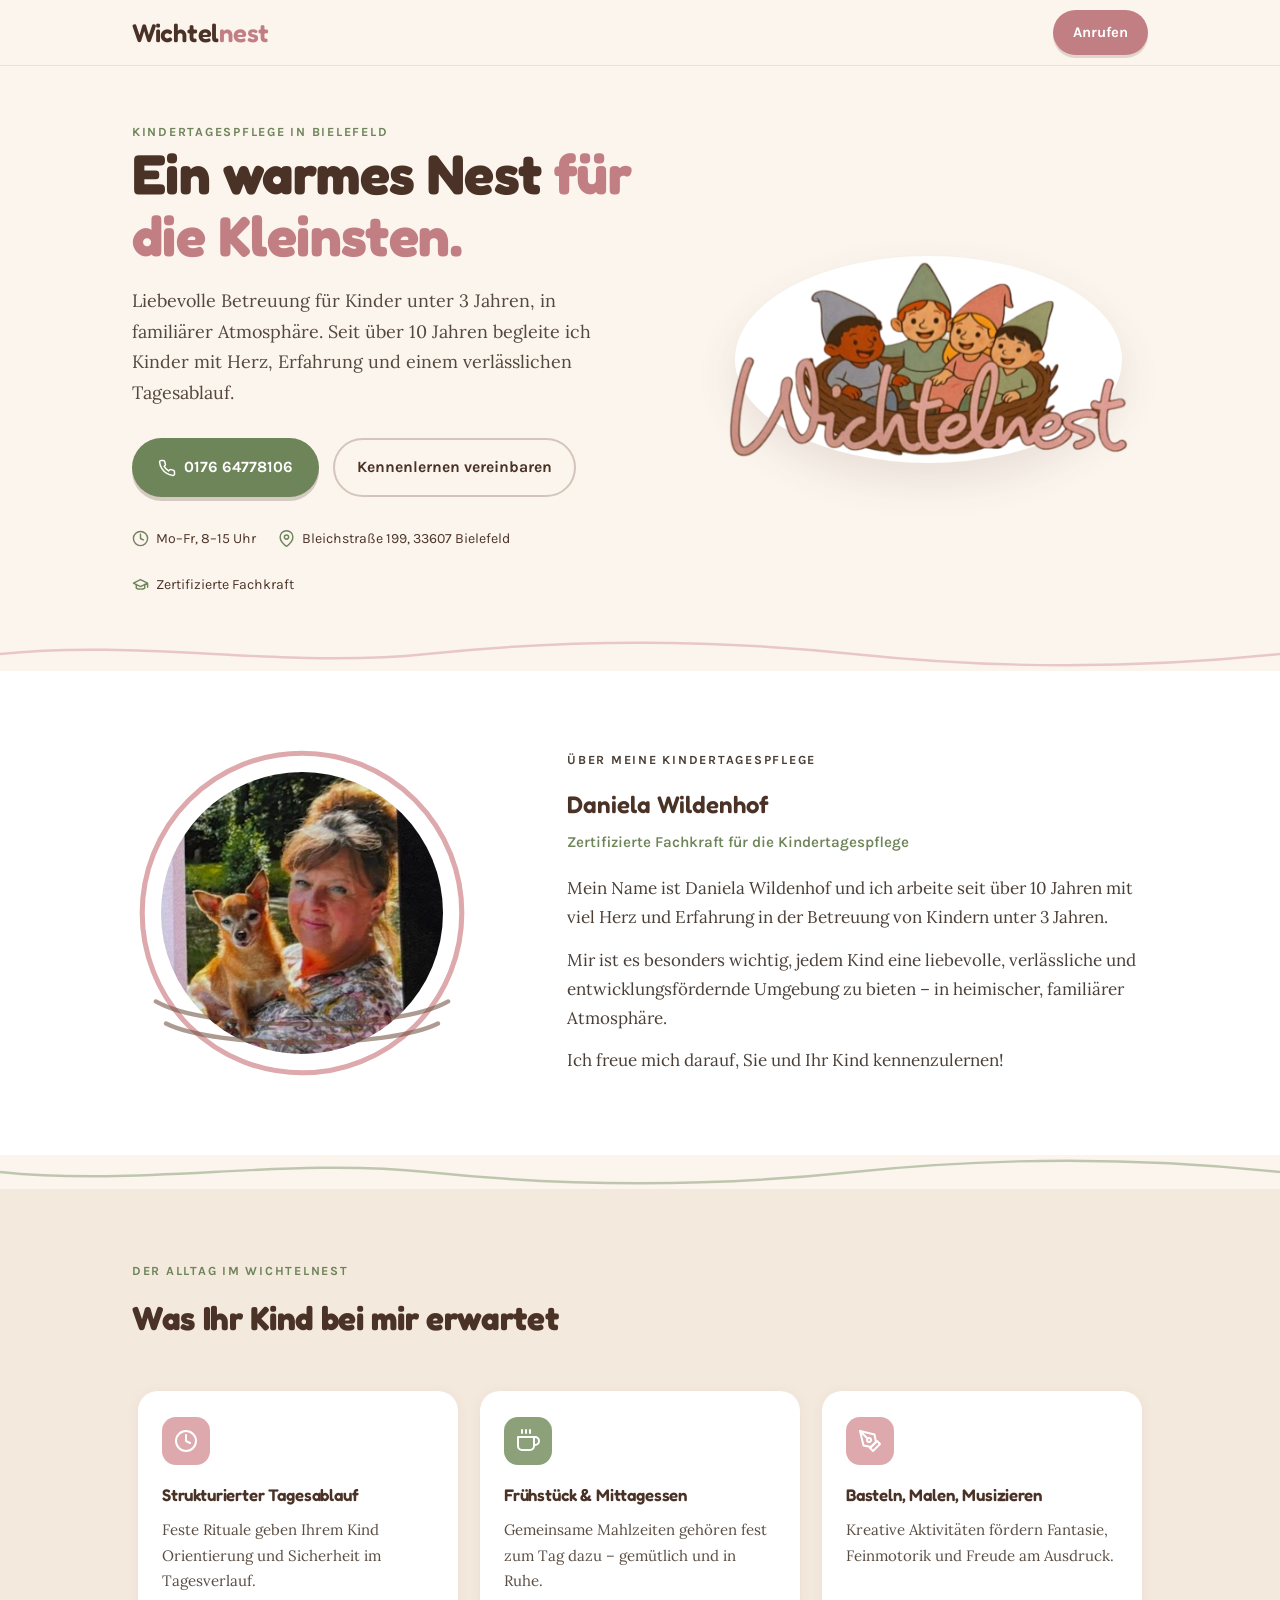
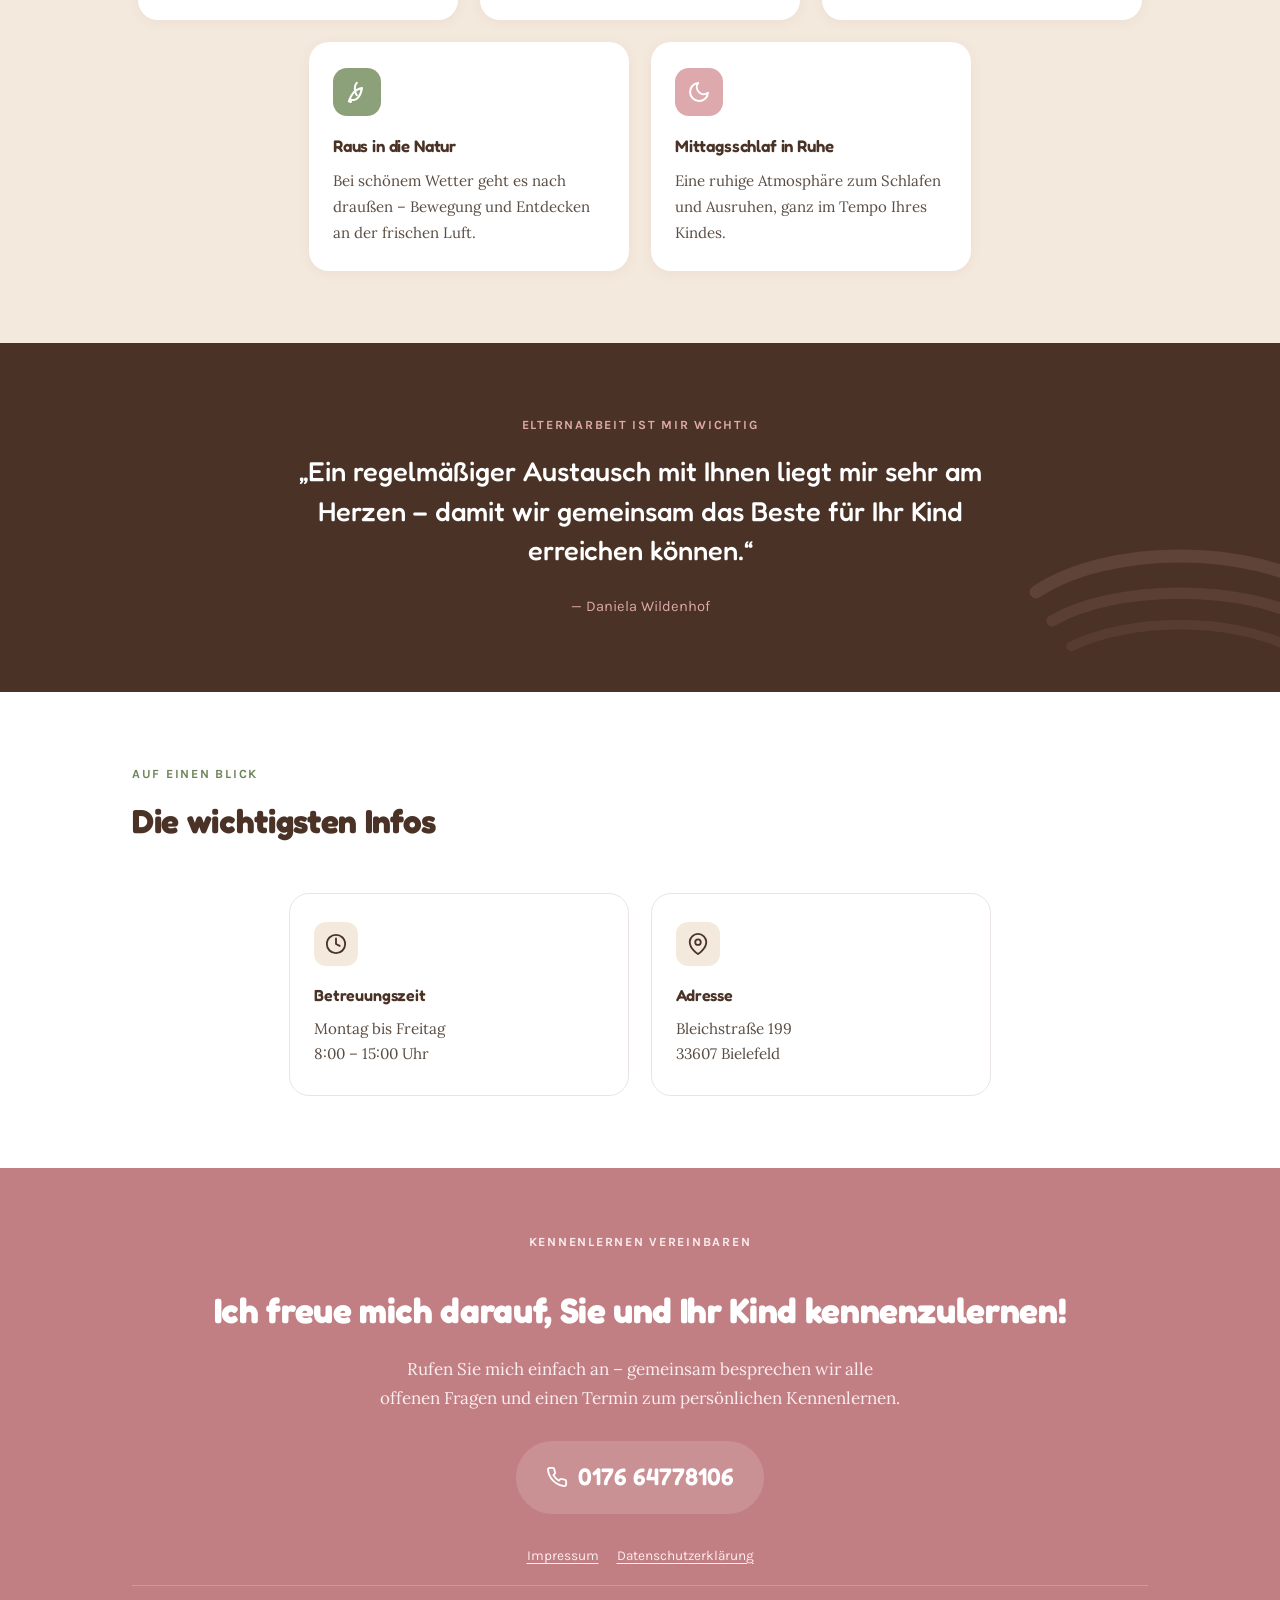
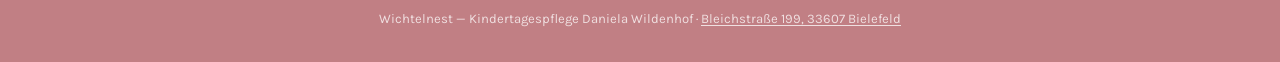
<file: index.html>
<!DOCTYPE html>
<html lang="de">
<head>
<meta charset="UTF-8">
<meta name="viewport" content="width=device-width, initial-scale=1.0">
<title>Wichtelnest — Kindertagespflege Daniela Wildenhof</title>
<meta name="description" content="Liebevolle Kindertagespflege in Bielefeld für Kinder unter 3 Jahren. Zertifizierte Fachkraft Daniela Wildenhof, Bleichstraße 199, 33607 Bielefeld.">
<link rel="stylesheet" href="style.css">
<link rel="icon" href="assets/favicon.ico" sizes="any">
</head>
<body>

<header>
  <div class="nav-inner">
    <a class="brand" href="#top">
      <span class="brand-mark">Wichtel<span class="brand-mark-accent">nest</span></span>
    </a>
    <a class="nav-cta" href="tel:+4917664778106">Anrufen</a>
  </div>
</header>

<main id="top">

  <!-- HERO -->
  <section class="hero">
    <div class="wrap hero-inner">
      <div>
        <p class="eyebrow">Kindertagespflege in Bielefeld</p>
        <h1>Ein warmes Nest <span class="accent">für die Kleinsten.</span></h1>
        <p class="lede">Liebevolle Betreuung für Kinder unter 3&nbsp;Jahren, in familiärer Atmosphäre. Seit über 10 Jahren begleite ich Kinder mit Herz, Erfahrung und einem verlässlichen Tagesablauf.</p>
        <div class="hero-ctas">
          <a class="btn-primary" href="tel:+4917664778106">
            <svg width="18" height="18" viewBox="0 0 24 24" fill="none" stroke="currentColor" stroke-width="2" stroke-linecap="round" stroke-linejoin="round"><path d="M22 16.92v3a2 2 0 0 1-2.18 2 19.79 19.79 0 0 1-8.63-3.07 19.5 19.5 0 0 1-6-6 19.79 19.79 0 0 1-3.07-8.67A2 2 0 0 1 4.11 2h3a2 2 0 0 1 2 1.72c.127.96.361 1.903.7 2.81a2 2 0 0 1-.45 2.11L8.09 9.91a16 16 0 0 0 6 6l1.27-1.27a2 2 0 0 1 2.11-.45c.907.339 1.85.573 2.81.7A2 2 0 0 1 22 16.92z"/></svg>
            0176 64778106
          </a>
          <a class="btn-secondary" href="#kontakt">Kennenlernen vereinbaren</a>
        </div>
        <div class="hero-facts">
          <span>
            <svg viewBox="0 0 24 24" fill="none" stroke="currentColor" stroke-width="2" stroke-linecap="round" stroke-linejoin="round"><circle cx="12" cy="12" r="10"/><polyline points="12 6 12 12 16 14"/></svg>
            Mo–Fr, 8–15 Uhr
          </span>
          <span>
            <svg viewBox="0 0 24 24" fill="none" stroke="currentColor" stroke-width="2" stroke-linecap="round" stroke-linejoin="round"><path d="M21 10c0 7-9 13-9 13s-9-6-9-13a9 9 0 0 1 18 0z"/><circle cx="12" cy="10" r="3"/></svg>
            Bleichstraße 199, 33607 Bielefeld
          </span>
          <span>
            <svg viewBox="0 0 24 24" fill="none" stroke="currentColor" stroke-width="2" stroke-linecap="round" stroke-linejoin="round"><path d="M22 10v6M2 10l10-5 10 5-10 5z"/><path d="M6 12v5c3 2 9 2 12 0v-5"/></svg>
            Zertifizierte Fachkraft
          </span>
        </div>
      </div>

      <div class="hero-logo-wrap">
        <div class="hero-logo-bg" aria-hidden="true"></div>
        <img src="assets/logo.png" alt="Wichtelnest Logo: vier Kinder mit Wichtelmützen in einem Nest">
      </div>
    </div>
  </section>

  <div class="twig-divider" aria-hidden="true">
    <svg viewBox="0 0 1080 34" preserveAspectRatio="none"><path d="M0 17 C120 2 240 32 360 17 S600 2 720 17 S960 32 1080 17" stroke="var(--rose)" stroke-width="2.4" fill="none" opacity="0.6"/></svg>
  </div>

  <!-- ABOUT -->
  <section class="about" id="ueber-mich">
    <div class="wrap about-inner">
      <div class="nest-frame">
        <div class="nest-frame-pad"></div>
        <div class="photo-clip">
          <img src="assets/daniela.jpg" alt="Daniela Wildenhof, Kindertagespflegeperson">
        </div>
        <svg class="ring" viewBox="0 0 200 200">
          <circle cx="100" cy="100" r="94" fill="none" stroke="var(--rose)" stroke-width="3"/>
          <g stroke="var(--brown)" stroke-width="2.5" fill="none" stroke-linecap="round" opacity="0.55">
            <path d="M20 165 C50 180 150 180 180 165"/>
            <path d="M14 152 C45 170 155 170 186 152"/>
          </g>
        </svg>
      </div>

      <div class="about-text">
        <p class="eyebrow">Über meine Kindertagespflege</p>
        <p class="name">Daniela Wildenhof</p>
        <p class="role">Zertifizierte Fachkraft für die Kindertagespflege</p>
        <p>Mein Name ist Daniela Wildenhof und ich arbeite seit über 10&nbsp;Jahren mit viel Herz und Erfahrung in der Betreuung von Kindern unter 3&nbsp;Jahren.</p>
        <p>Mir ist es besonders wichtig, jedem Kind eine liebevolle, verlässliche und entwicklungsfördernde Umgebung zu bieten – in heimischer, familiärer Atmosphäre.</p>
        <p>Ich freue mich darauf, Sie und Ihr Kind kennenzulernen!</p>
      </div>
    </div>
  </section>

  <div class="twig-divider" aria-hidden="true">
    <svg viewBox="0 0 1080 34" preserveAspectRatio="none"><path d="M0 17 C120 32 240 2 360 17 S600 32 720 17 S960 2 1080 17" stroke="var(--sage)" stroke-width="2.4" fill="none" opacity="0.55"/></svg>
  </div>

  <!-- DAY / WHAT TO EXPECT -->
  <section class="day" id="tagesablauf">
    <div class="wrap">
      <div class="section-head">
        <p class="eyebrow">Der Alltag im Wichtelnest</p>
        <h2>Was Ihr Kind bei mir erwartet</h2>
      </div>
      <div class="day-grid">

        <div class="day-card">
          <div class="icon-wrap">
            <svg viewBox="0 0 24 24" fill="none" stroke="#fff" stroke-width="2" stroke-linecap="round" stroke-linejoin="round"><circle cx="12" cy="12" r="10"/><polyline points="12 6 12 12 16 14"/></svg>
          </div>
          <h3>Strukturierter Tagesablauf</h3>
          <p>Feste Rituale geben Ihrem Kind Orientierung und Sicherheit im Tagesverlauf.</p>
        </div>

        <div class="day-card">
          <div class="icon-wrap">
            <svg viewBox="0 0 24 24" fill="none" stroke="#fff" stroke-width="2" stroke-linecap="round" stroke-linejoin="round"><path d="M18 8h1a4 4 0 0 1 0 8h-1"/><path d="M2 8h16v9a4 4 0 0 1-4 4H6a4 4 0 0 1-4-4V8z"/><line x1="6" y1="1" x2="6" y2="4"/><line x1="10" y1="1" x2="10" y2="4"/><line x1="14" y1="1" x2="14" y2="4"/></svg>
          </div>
          <h3>Frühstück & Mittagessen</h3>
          <p>Gemeinsame Mahlzeiten gehören fest zum Tag dazu – gemütlich und in Ruhe.</p>
        </div>

        <div class="day-card">
          <div class="icon-wrap">
            <svg viewBox="0 0 24 24" fill="none" stroke="#fff" stroke-width="2" stroke-linecap="round" stroke-linejoin="round"><path d="M12 19l7-7 3 3-7 7-3-3z"/><path d="M18 13l-1.5-7.5L2 2l3.5 14.5L13 18l5-5z"/><path d="M2 2l7.586 7.586"/><circle cx="11" cy="11" r="2"/></svg>
          </div>
          <h3>Basteln, Malen, Musizieren</h3>
          <p>Kreative Aktivitäten fördern Fantasie, Feinmotorik und Freude am Ausdruck.</p>
        </div>

        <div class="day-card">
          <div class="icon-wrap">
            <svg viewBox="0 0 24 24" fill="none" stroke="#fff" stroke-width="2" stroke-linecap="round" stroke-linejoin="round"><path d="M17 8C8 10 5.9 16.17 3.82 21.34l1.89.66.95-2.3c.48.17 1.39.34 2.34.34C10.72 20 15.5 17.5 17 8z"/><path d="M11.79 15.29c-1.85-1.85-2-4.42-2-6.29 0-1.86.15-4.44 2-6.29"/></svg>
          </div>
          <h3>Raus in die Natur</h3>
          <p>Bei schönem Wetter geht es nach draußen – Bewegung und Entdecken an der frischen Luft.</p>
        </div>

        <div class="day-card">
          <div class="icon-wrap">
            <svg viewBox="0 0 24 24" fill="none" stroke="#fff" stroke-width="2" stroke-linecap="round" stroke-linejoin="round"><path d="M21 12.79A9 9 0 1 1 11.21 3 7 7 0 0 0 21 12.79z"/></svg>
          </div>
          <h3>Mittagsschlaf in Ruhe</h3>
          <p>Eine ruhige Atmosphäre zum Schlafen und Ausruhen, ganz im Tempo Ihres Kindes.</p>
        </div>

      </div>
    </div>
  </section>

  <!-- ELTERN QUOTE -->
  <section class="eltern" id="eltern">
    <svg class="eltern-bg-nest" viewBox="0 0 200 200" aria-hidden="true">
      <path d="M10 100 C55 70 145 70 190 100" stroke="var(--rose)" stroke-width="8" fill="none" stroke-linecap="round"/>
      <path d="M20 118 C60 95 140 95 180 118" stroke="var(--rose)" stroke-width="7" fill="none" stroke-linecap="round" opacity="0.8"/>
      <path d="M32 134 C68 116 132 116 168 134" stroke="var(--rose)" stroke-width="6" fill="none" stroke-linecap="round" opacity="0.6"/>
    </svg>
    <div class="wrap">
      <div class="eltern-inner">
        <p class="eyebrow">Elternarbeit ist mir wichtig</p>
        <blockquote>„Ein regelmäßiger Austausch mit Ihnen liegt mir sehr am Herzen – damit wir gemeinsam das Beste für Ihr Kind erreichen können.“</blockquote>
        <cite>— Daniela Wildenhof</cite>
      </div>
    </div>
  </section>

  <!-- PRACTICAL INFO -->
  <section class="info" id="infos">
    <div class="wrap">
      <div class="section-head">
        <p class="eyebrow">Auf einen Blick</p>
        <h2>Die wichtigsten Infos</h2>
      </div>
      <div class="info-grid">
        <div class="info-card">
          <div class="icon-wrap">
            <svg viewBox="0 0 24 24" fill="none" stroke="var(--brown-deep)" stroke-width="2" stroke-linecap="round" stroke-linejoin="round"><circle cx="12" cy="12" r="10"/><polyline points="12 6 12 12 16 14"/></svg>
          </div>
          <h3>Betreuungszeit</h3>
          <p>Montag bis Freitag<br>8:00 – 15:00 Uhr</p>
        </div>
        <div class="info-card">
          <div class="icon-wrap">
            <svg viewBox="0 0 24 24" fill="none" stroke="var(--brown-deep)" stroke-width="2" stroke-linecap="round" stroke-linejoin="round"><path d="M21 10c0 7-9 13-9 13s-9-6-9-13a9 9 0 0 1 18 0z"/><circle cx="12" cy="10" r="3"/></svg>
          </div>
          <h3>Adresse</h3>
          <p>Bleichstraße 199<br>33607 Bielefeld</p>
        </div>
      </div>
    </div>
  </section>

</main>

<!-- CONTACT / FOOTER -->
<footer class="contact" id="kontakt">
  <div class="wrap">
    <p class="eyebrow" style="color:#FCEDEE;">Kennenlernen vereinbaren</p>
    <h2>Ich freue mich darauf, Sie und Ihr Kind kennenzulernen!</h2>
    <p>Rufen Sie mich einfach an – gemeinsam besprechen wir alle offenen Fragen und einen Termin zum persönlichen Kennenlernen.</p>
    <a class="contact-phone" href="tel:+4917664778106">
      <svg viewBox="0 0 24 24" fill="none" stroke="currentColor" stroke-width="2" stroke-linecap="round" stroke-linejoin="round"><path d="M22 16.92v3a2 2 0 0 1-2.18 2 19.79 19.79 0 0 1-8.63-3.07 19.5 19.5 0 0 1-6-6 19.79 19.79 0 0 1-3.07-8.67A2 2 0 0 1 4.11 2h3a2 2 0 0 1 2 1.72c.127.96.361 1.903.7 2.81a2 2 0 0 1-.45 2.11L8.09 9.91a16 16 0 0 0 6 6l1.27-1.27a2 2 0 0 1 2.11-.45c.907.339 1.85.573 2.81.7A2 2 0 0 1 22 16.92z"/></svg>
      0176 64778106
    </a>
    <div class="footer-links">
      <a href="impressum.html">Impressum</a>
      <a href="datenschutz.html">Datenschutzerklärung</a>
    </div>
    <div class="footer-fine">
      Wichtelnest — Kindertagespflege Daniela Wildenhof · <a class="inline-link" href="https://www.google.com/maps/search/?api=1&query=Bleichstra%C3%9Fe+199%2C+33607+Bielefeld" target="_blank" rel="noopener">Bleichstraße 199, 33607 Bielefeld</a>
    </div>
  </div>
</footer>

</body>
</html>
</file>
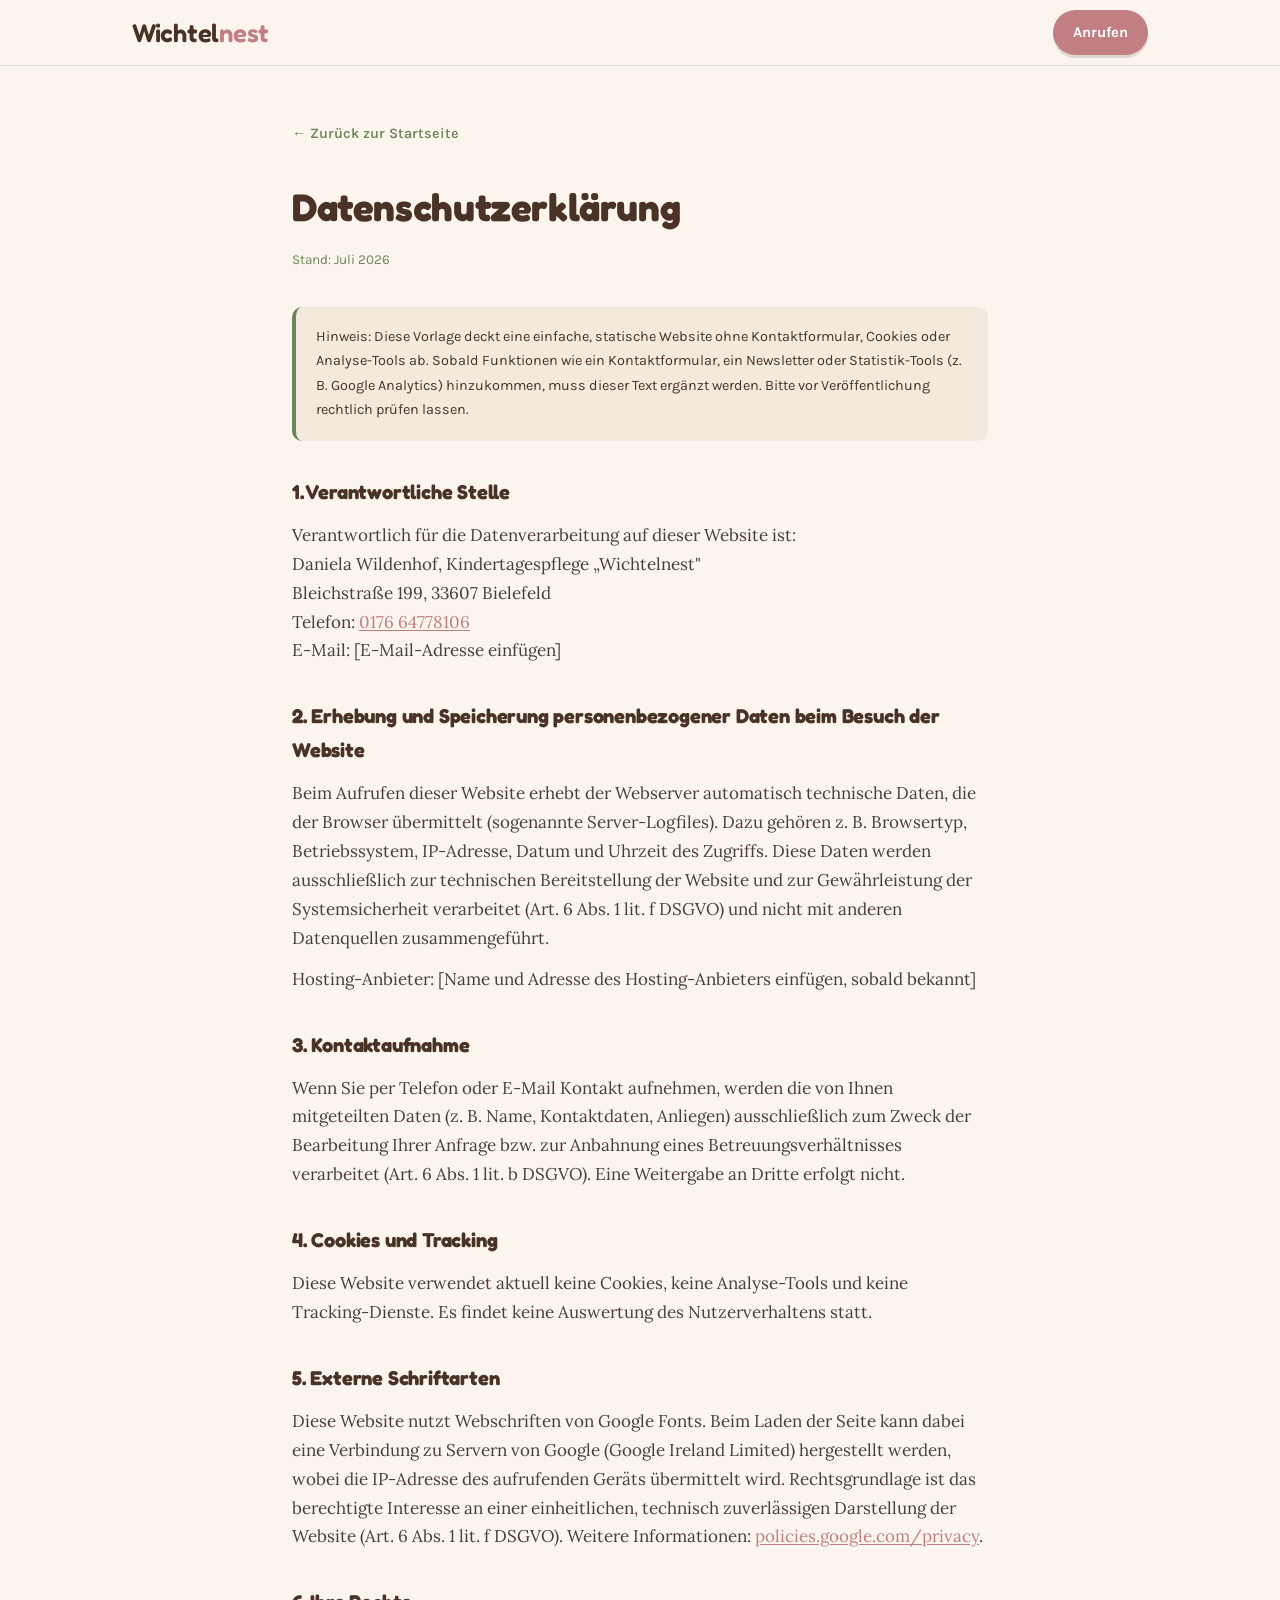
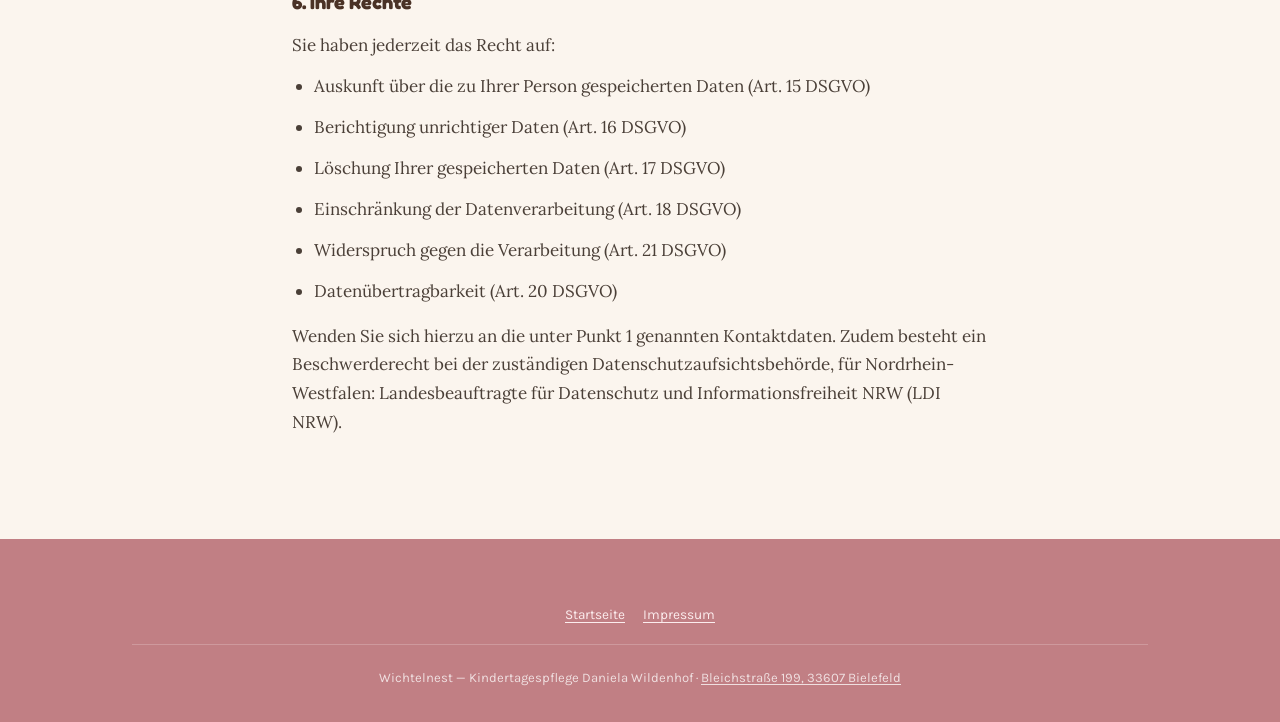
<file: datenschutz.html>
<!DOCTYPE html>
<html lang="de">
<head>
<meta charset="UTF-8">
<meta name="viewport" content="width=device-width, initial-scale=1.0">
<title>Datenschutzerklärung — Wichtelnest Kindertagespflege</title>
<meta name="robots" content="noindex">
<link rel="stylesheet" href="style.css">
<link rel="icon" href="assets/favicon.ico" sizes="any">
</head>
<body>

<header>
  <div class="nav-inner">
    <a class="brand" href="index.html">
      <span class="brand-mark">Wichtel<span class="brand-mark-accent">nest</span></span>
    </a>
    <a class="nav-cta" href="tel:+4917664778106">Anrufen</a>
  </div>
</header>

<main>
<section class="legal">
  <div class="wrap">
    <a class="back-link" href="index.html">← Zurück zur Startseite</a>
    <h1>Datenschutzerklärung</h1>
    <p class="updated">Stand: Juli 2026</p>

    <div class="note-box">
      Hinweis: Diese Vorlage deckt eine einfache, statische Website ohne Kontaktformular, Cookies oder Analyse-Tools ab. Sobald Funktionen wie ein Kontaktformular, ein Newsletter oder Statistik-Tools (z. B. Google Analytics) hinzukommen, muss dieser Text ergänzt werden. Bitte vor Veröffentlichung rechtlich prüfen lassen.
    </div>

    <h2>1. Verantwortliche Stelle</h2>
    <p>
      Verantwortlich für die Datenverarbeitung auf dieser Website ist:<br>
      Daniela Wildenhof, Kindertagespflege „Wichtelnest"<br>
      Bleichstraße 199, 33607 Bielefeld<br>
      Telefon: <a class="inline-link" href="tel:+4917664778106">0176 64778106</a><br>
      E-Mail: [E-Mail-Adresse einfügen]
    </p>

    <h2>2. Erhebung und Speicherung personenbezogener Daten beim Besuch der Website</h2>
    <p>
      Beim Aufrufen dieser Website erhebt der Webserver automatisch technische Daten, die der Browser übermittelt (sogenannte Server-Logfiles). Dazu gehören z. B. Browsertyp, Betriebssystem, IP-Adresse, Datum und Uhrzeit des Zugriffs. Diese Daten werden ausschließlich zur technischen Bereitstellung der Website und zur Gewährleistung der Systemsicherheit verarbeitet (Art. 6 Abs. 1 lit. f DSGVO) und nicht mit anderen Datenquellen zusammengeführt.
    </p>
    <p>
      Hosting-Anbieter: [Name und Adresse des Hosting-Anbieters einfügen, sobald bekannt]
    </p>

    <h2>3. Kontaktaufnahme</h2>
    <p>
      Wenn Sie per Telefon oder E-Mail Kontakt aufnehmen, werden die von Ihnen mitgeteilten Daten (z. B. Name, Kontaktdaten, Anliegen) ausschließlich zum Zweck der Bearbeitung Ihrer Anfrage bzw. zur Anbahnung eines Betreuungsverhältnisses verarbeitet (Art. 6 Abs. 1 lit. b DSGVO). Eine Weitergabe an Dritte erfolgt nicht.
    </p>

    <h2>4. Cookies und Tracking</h2>
    <p>
      Diese Website verwendet aktuell keine Cookies, keine Analyse-Tools und keine Tracking-Dienste. Es findet keine Auswertung des Nutzerverhaltens statt.
    </p>

    <h2>5. Externe Schriftarten</h2>
    <p>
      Diese Website nutzt Webschriften von Google Fonts. Beim Laden der Seite kann dabei eine Verbindung zu Servern von Google (Google Ireland Limited) hergestellt werden, wobei die IP-Adresse des aufrufenden Geräts übermittelt wird. Rechtsgrundlage ist das berechtigte Interesse an einer einheitlichen, technisch zuverlässigen Darstellung der Website (Art. 6 Abs. 1 lit. f DSGVO). Weitere Informationen: <a class="inline-link" href="https://policies.google.com/privacy" target="_blank" rel="noopener">policies.google.com/privacy</a>.
    </p>

    <h2>6. Ihre Rechte</h2>
    <p>Sie haben jederzeit das Recht auf:</p>
    <ul>
      <li>Auskunft über die zu Ihrer Person gespeicherten Daten (Art. 15 DSGVO)</li>
      <li>Berichtigung unrichtiger Daten (Art. 16 DSGVO)</li>
      <li>Löschung Ihrer gespeicherten Daten (Art. 17 DSGVO)</li>
      <li>Einschränkung der Datenverarbeitung (Art. 18 DSGVO)</li>
      <li>Widerspruch gegen die Verarbeitung (Art. 21 DSGVO)</li>
      <li>Datenübertragbarkeit (Art. 20 DSGVO)</li>
    </ul>
    <p>
      Wenden Sie sich hierzu an die unter Punkt 1 genannten Kontaktdaten. Zudem besteht ein Beschwerderecht bei der zuständigen Datenschutzaufsichtsbehörde, für Nordrhein-Westfalen: Landesbeauftragte für Datenschutz und Informationsfreiheit NRW (LDI NRW).
    </p>
  </div>
</section>
</main>

<footer class="contact">
  <div class="wrap">
    <div class="footer-links">
      <a href="index.html">Startseite</a>
      <a href="impressum.html">Impressum</a>
    </div>
    <div class="footer-fine">
      Wichtelnest — Kindertagespflege Daniela Wildenhof · <a href="https://www.google.com/maps/search/?api=1&query=Bleichstra%C3%9Fe+199%2C+33607+Bielefeld" target="_blank" rel="noopener">Bleichstraße 199, 33607 Bielefeld</a>
    </div>
  </div>
</footer>

</body>
</html>
</file>
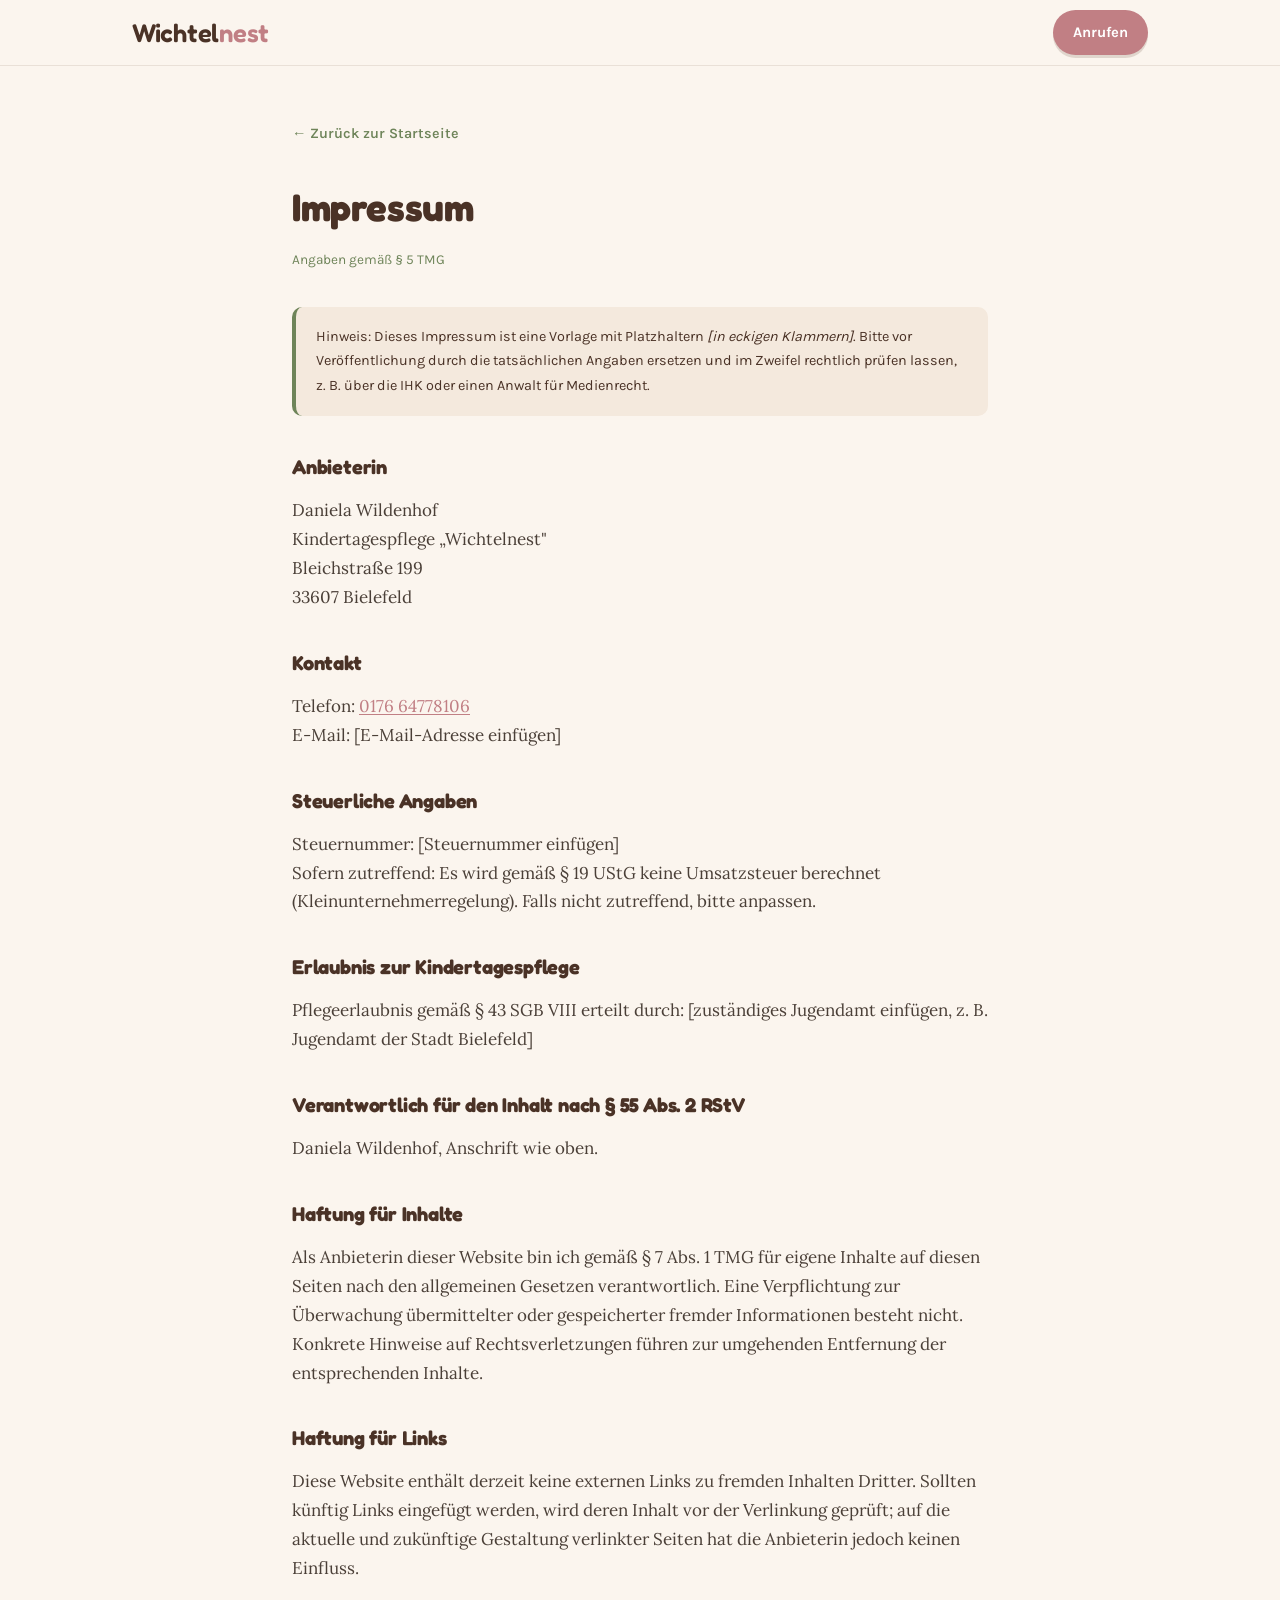
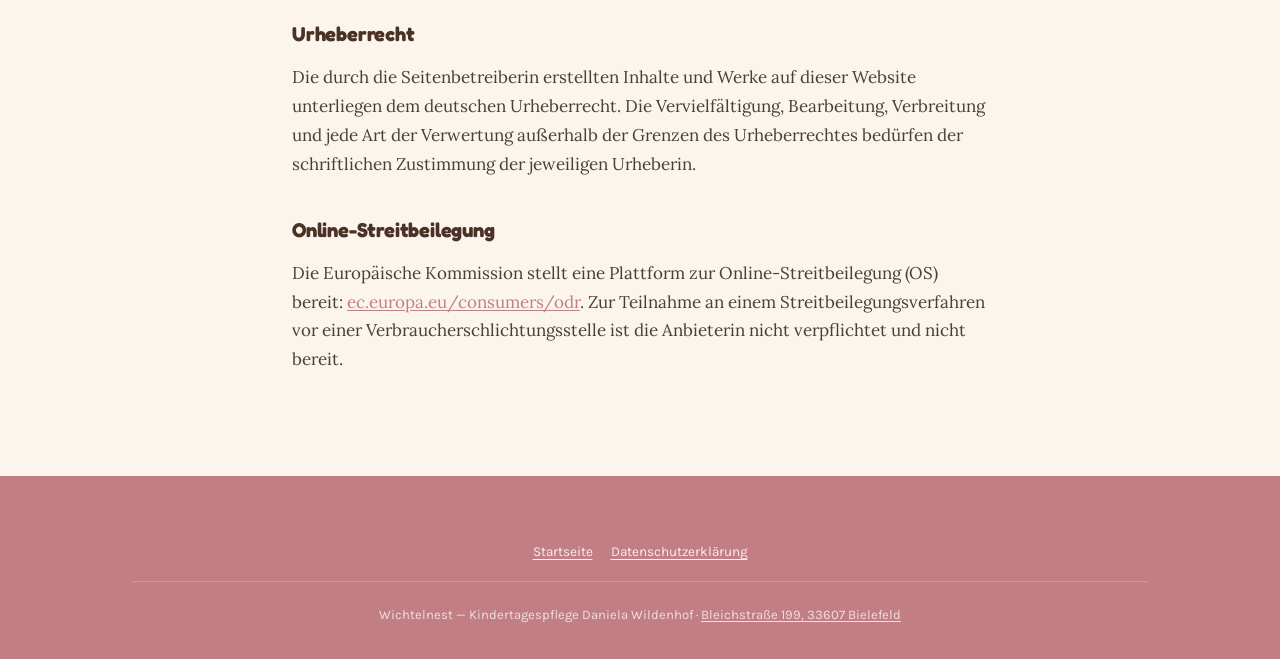
<file: impressum.html>
<!DOCTYPE html>
<html lang="de">
<head>
<meta charset="UTF-8">
<meta name="viewport" content="width=device-width, initial-scale=1.0">
<title>Impressum — Wichtelnest Kindertagespflege</title>
<meta name="robots" content="noindex">
<link rel="stylesheet" href="style.css">
<link rel="icon" href="assets/favicon.ico" sizes="any">
</head>
<body>

<header>
  <div class="nav-inner">
    <a class="brand" href="index.html">
      <span class="brand-mark">Wichtel<span class="brand-mark-accent">nest</span></span>
    </a>
    <a class="nav-cta" href="tel:+4917664778106">Anrufen</a>
  </div>
</header>

<main>
<section class="legal">
  <div class="wrap">
    <a class="back-link" href="index.html">← Zurück zur Startseite</a>
    <h1>Impressum</h1>
    <p class="updated">Angaben gemäß § 5 TMG</p>

    <div class="note-box">
      Hinweis: Dieses Impressum ist eine Vorlage mit Platzhaltern <em>[in eckigen Klammern]</em>. Bitte vor Veröffentlichung durch die tatsächlichen Angaben ersetzen und im Zweifel rechtlich prüfen lassen, z. B. über die IHK oder einen Anwalt für Medienrecht.
    </div>

    <h2>Anbieterin</h2>
    <p>
      Daniela Wildenhof<br>
      Kindertagespflege „Wichtelnest"<br>
      Bleichstraße 199<br>
      33607 Bielefeld
    </p>

    <h2>Kontakt</h2>
    <p>
      Telefon: <a class="inline-link" href="tel:+4917664778106">0176 64778106</a><br>
      E-Mail: <span>[E-Mail-Adresse einfügen]</span>
    </p>

    <h2>Steuerliche Angaben</h2>
    <p>
      Steuernummer: [Steuernummer einfügen]<br>
      <span>Sofern zutreffend: Es wird gemäß § 19 UStG keine Umsatzsteuer berechnet (Kleinunternehmerregelung). Falls nicht zutreffend, bitte anpassen.</span>
    </p>

    <h2>Erlaubnis zur Kindertagespflege</h2>
    <p>
      Pflegeerlaubnis gemäß § 43 SGB VIII erteilt durch: [zuständiges Jugendamt einfügen, z. B. Jugendamt der Stadt Bielefeld]
    </p>

    <h2>Verantwortlich für den Inhalt nach § 55 Abs. 2 RStV</h2>
    <p>
      Daniela Wildenhof, Anschrift wie oben.
    </p>

    <h2>Haftung für Inhalte</h2>
    <p>
      Als Anbieterin dieser Website bin ich gemäß § 7 Abs. 1 TMG für eigene Inhalte auf diesen Seiten nach den allgemeinen Gesetzen verantwortlich. Eine Verpflichtung zur Überwachung übermittelter oder gespeicherter fremder Informationen besteht nicht. Konkrete Hinweise auf Rechtsverletzungen führen zur umgehenden Entfernung der entsprechenden Inhalte.
    </p>

    <h2>Haftung für Links</h2>
    <p>
      Diese Website enthält derzeit keine externen Links zu fremden Inhalten Dritter. Sollten künftig Links eingefügt werden, wird deren Inhalt vor der Verlinkung geprüft; auf die aktuelle und zukünftige Gestaltung verlinkter Seiten hat die Anbieterin jedoch keinen Einfluss.
    </p>

    <h2>Urheberrecht</h2>
    <p>
      Die durch die Seitenbetreiberin erstellten Inhalte und Werke auf dieser Website unterliegen dem deutschen Urheberrecht. Die Vervielfältigung, Bearbeitung, Verbreitung und jede Art der Verwertung außerhalb der Grenzen des Urheberrechtes bedürfen der schriftlichen Zustimmung der jeweiligen Urheberin.
    </p>

    <h2>Online-Streitbeilegung</h2>
    <p>
      Die Europäische Kommission stellt eine Plattform zur Online-Streitbeilegung (OS) bereit: <a class="inline-link" href="https://ec.europa.eu/consumers/odr/" target="_blank" rel="noopener">ec.europa.eu/consumers/odr</a>. Zur Teilnahme an einem Streitbeilegungsverfahren vor einer Verbraucherschlichtungsstelle ist die Anbieterin nicht verpflichtet und nicht bereit.
    </p>
  </div>
</section>
</main>

<footer class="contact">
  <div class="wrap">
    <div class="footer-links">
      <a href="index.html">Startseite</a>
      <a href="datenschutz.html">Datenschutzerklärung</a>
    </div>
    <div class="footer-fine">
      Wichtelnest — Kindertagespflege Daniela Wildenhof · <a href="https://www.google.com/maps/search/?api=1&query=Bleichstra%C3%9Fe+199%2C+33607+Bielefeld" target="_blank" rel="noopener">Bleichstraße 199, 33607 Bielefeld</a>
    </div>
  </div>
</footer>

</body>
</html>
</file>
<file: style.css>
@font-face {
  font-family: 'Fredoka';
  src: url('assets/fonts/fredoka-v17-latin-regular.woff2') format('woff2');
  font-weight: 400;
  font-style: normal;
  font-display: swap;
}

@font-face {
  font-family: 'Fredoka';
  src: url('assets/fonts/fredoka-v17-latin-500.woff2') format('woff2');
  font-weight: 500;
  font-style: normal;
  font-display: swap;
}

@font-face {
  font-family: 'Fredoka';
  src: url('assets/fonts/fredoka-v17-latin-600.woff2') format('woff2');
  font-weight: 600;
  font-style: normal;
  font-display: swap;
}

@font-face {
  font-family: 'Fredoka';
  src: url('assets/fonts/fredoka-v17-latin-700.woff2') format('woff2');
  font-weight: 700;
  font-style: normal;
  font-display: swap;
}

@font-face {
  font-family: 'Lora';
  src: url('assets/fonts/lora-v37-latin-regular.woff2') format('woff2');
  font-weight: 400;
  font-style: normal;
  font-display: swap;
}

@font-face {
  font-family: 'Lora';
  src: url('assets/fonts/lora-v37-latin-500.woff2') format('woff2');
  font-weight: 500;
  font-style: normal;
  font-display: swap;
}

@font-face {
  font-family: 'Lora';
  src: url('assets/fonts/lora-v37-latin-600.woff2') format('woff2');
  font-weight: 600;
  font-style: normal;
  font-display: swap;
}

@font-face {
  font-family: 'Lora';
  src: url('assets/fonts/lora-v37-latin-700.woff2') format('woff2');
  font-weight: 700;
  font-style: normal;
  font-display: swap;
}

@font-face {
  font-family: 'Karla';
  src: url('assets/fonts/karla-v33-latin-regular.woff2') format('woff2');
  font-weight: 400;
  font-style: normal;
  font-display: swap;
}

@font-face {
  font-family: 'Karla';
  src: url('assets/fonts/karla-v33-latin-500.woff2') format('woff2');
  font-weight: 500;
  font-style: normal;
  font-display: swap;
}

@font-face {
  font-family: 'Karla';
  src: url('assets/fonts/karla-v33-latin-600.woff2') format('woff2');
  font-weight: 600;
  font-style: normal;
  font-display: swap;
}

@font-face {
  font-family: 'Karla';
  src: url('assets/fonts/karla-v33-latin-700.woff2') format('woff2');
  font-weight: 700;
  font-style: normal;
  font-display: swap;
}

:root{
  --cream: #FBF5EE;
  --cream-deep: #F4E9DD;
  --rose: #DDA9AC;
  --rose-deep: #C17F84;
  --sage: #8CA07A;
  --sage-deep: #6E8459;
  --brown: #6B4A38;
  --brown-deep: #4A3226;
  --ink: #3A332E;
  --paper: #ffffff;
}
*{box-sizing:border-box; margin:0; padding:0;}
html{scroll-behavior:smooth;}
body{
  background:var(--cream);
  color:var(--ink);
  font-family:'Lora', serif;
  font-size:17px;
  line-height:1.7;
  -webkit-font-smoothing:antialiased;
  overflow-x:hidden;
}
@media (prefers-reduced-motion: reduce){
  *{animation-duration:0.01ms !important; animation-iteration-count:1 !important; transition-duration:0.01ms !important; scroll-behavior:auto !important;}
}
h1,h2,h3, .display{
  font-family:'Fredoka', sans-serif;
  color:var(--brown-deep);
  letter-spacing:-0.01em;
}
.eyebrow{
  font-family:'Karla', sans-serif;
  font-weight:700;
  text-transform:uppercase;
  letter-spacing:0.14em;
  font-size:0.78rem;
  color:var(--sage-deep);
}
a{color:inherit;}
img{max-width:100%; display:block;}
.wrap{
  max-width:1080px;
  margin:0 auto;
  padding:0 32px;
}
:focus-visible{
  outline:3px solid var(--sage-deep);
  outline-offset:3px;
  border-radius:4px;
}

/* ---------- twig divider ---------- */
.twig-divider{
  width:100%;
  height:34px;
  display:block;
}
.twig-divider svg{width:100%; height:100%; display:block;}

/* ---------- header ---------- */
header{
  position:sticky; top:0; z-index:50;
  background:rgba(251,245,238,0.92);
  backdrop-filter:blur(8px);
  border-bottom:1px solid rgba(107,74,56,0.12);
}
.nav-inner{
  max-width:1080px; margin:0 auto; padding:10px 32px;
  display:flex; align-items:center; justify-content:space-between;
  gap:16px;
}
.brand{
  display:flex; align-items:center;
  text-decoration:none;
  flex-shrink:0;
}
.brand-mark{
  font-family:'Fredoka', sans-serif;
  font-weight:600;
  font-size:1.6rem;
  color:var(--brown-deep);
  letter-spacing:-0.01em;
}
.brand-mark-accent{color:var(--rose-deep);}
.nav-cta{
  font-family:'Karla', sans-serif;
  font-weight:700;
  font-size:0.92rem;
  background:var(--rose-deep);
  color:#fff;
  padding:10px 20px;
  border-radius:100px;
  text-decoration:none;
  white-space:nowrap;
  box-shadow:0 3px 0 rgba(107,74,56,0.18);
  transition:transform .15s ease, box-shadow .15s ease;
}
.nav-cta:hover{transform:translateY(-1px); box-shadow:0 4px 0 rgba(107,74,56,0.18);}
.nav-cta:active{transform:translateY(1px); box-shadow:0 1px 0 rgba(107,74,56,0.18);}

/* ---------- hero ---------- */
.hero{
  position:relative;
  padding:56px 0 40px;
  overflow:hidden;
}
.hero-inner{
  display:grid;
  grid-template-columns:1.1fr 0.9fr;
  gap:40px;
  align-items:center;
}
.hero h1{
  font-size:clamp(2.1rem, 4.4vw, 3.5rem);
  line-height:1.1;
  margin-bottom:20px;
}
.hero h1 .accent{color:var(--rose-deep);}
.hero p.lede{
  font-size:1.12rem;
  max-width:46ch;
  color:#54473d;
  margin-bottom:30px;
}
.hero-ctas{display:flex; gap:14px; flex-wrap:wrap; margin-bottom:30px;}
.btn-primary{
  font-family:'Karla', sans-serif; font-weight:700; font-size:0.98rem;
  background:var(--sage-deep); color:#fff;
  padding:14px 26px; border-radius:100px; text-decoration:none;
  box-shadow:0 4px 0 rgba(74,50,38,0.22);
  transition:transform .15s ease;
  display:inline-flex; align-items:center; gap:8px;
}
.btn-primary:hover{transform:translateY(-2px);}
.btn-secondary{
  font-family:'Karla', sans-serif; font-weight:700; font-size:0.98rem;
  background:transparent; color:var(--brown-deep);
  padding:14px 22px; border-radius:100px; text-decoration:none;
  border:2px solid rgba(107,74,56,0.28);
  transition:border-color .15s ease, transform .15s ease;
}
.btn-secondary:hover{border-color:var(--brown-deep); transform:translateY(-2px);}

.hero-facts{
  display:flex; gap:22px; flex-wrap:wrap;
  font-family:'Karla', sans-serif; font-size:0.88rem; color:var(--brown-deep);
}
.hero-facts span{display:flex; align-items:center; gap:7px;}
.hero-facts svg{width:17px; height:17px; flex-shrink:0; color:var(--sage-deep);}

.hero-logo-wrap{
  position:relative;
  width:100%;
  display:flex;
  align-items:center;
  justify-content:center;
  padding:20px;
}
.hero-logo-bg{
  position:absolute;
  inset:6%;
  background:var(--paper);
  border-radius:50%;
  box-shadow:0 18px 40px rgba(107,74,56,0.12);
}
.hero-logo-wrap img{
  position:relative;
  z-index:1;
  width:100%;
  max-width:420px;
}

/* ---------- section shell ---------- */
section{padding:72px 0;}
.section-head{max-width:640px; margin-bottom:44px;}
.section-head h2{font-size:clamp(1.6rem, 2.6vw, 2.3rem); margin-top:8px;}

/* ---------- about ---------- */
.about{background:var(--paper);}
.about-inner{
  display:grid;
  grid-template-columns:0.8fr 1.2fr;
  gap:48px;
  align-items:center;
}
.nest-frame{
  position:relative;
  width:100%;
  max-width:340px;
}
.nest-frame svg.ring{position:absolute; inset:0; width:100%; height:100%; z-index:2; pointer-events:none;}
.nest-frame .photo-clip{
  position:absolute;
  top:8.5%; left:8.5%; width:83%; height:83%;
  border-radius:50%;
  overflow:hidden;
  z-index:1;
}
.nest-frame .photo-clip img{width:100%; height:100%; object-fit:cover;}
.nest-frame-pad{padding-top:100%;}

.about-text .name{
  font-family:'Fredoka', sans-serif; font-weight:600; font-size:1.5rem;
  color:var(--brown-deep); margin:10px 0 4px;
}
.about-text .role{
  font-family:'Karla', sans-serif; font-size:0.95rem; color:var(--sage-deep); font-weight:600; margin-bottom:18px;
}
.about-text p{max-width:56ch; color:#4a3f37; margin-bottom:14px;}
.about-text p:last-child{margin-bottom:0;}

/* ---------- day / experience grid ---------- */
.day{background:var(--cream-deep);}
.day-grid{
  display:flex;
  flex-wrap:wrap;
  justify-content:center;
  gap:22px;
}
.day-card{
  background:var(--paper);
  border-radius:20px;
  padding:26px 24px;
  box-shadow:0 2px 14px rgba(107,74,56,0.06);
  transition:transform .18s ease, box-shadow .18s ease;
  flex:1 1 260px;
  max-width:320px;
}
.day-card:hover{transform:translateY(-4px); box-shadow:0 10px 22px rgba(107,74,56,0.1);}
.day-card .icon-wrap{
  width:48px; height:48px; border-radius:14px;
  background:var(--rose); display:flex; align-items:center; justify-content:center;
  margin-bottom:16px;
}
.day-card:nth-child(2n) .icon-wrap{background:var(--sage);}
.day-card .icon-wrap svg{width:24px; height:24px; color:#fff;}
.day-card h3{font-size:1.05rem; margin-bottom:8px; font-weight:600;}
.day-card p{font-size:0.94rem; color:#5a4d43; margin:0;}

/* ---------- eltern quote ---------- */
.eltern{
  background:var(--brown-deep);
  color:#F5E9DE;
  position:relative;
  overflow:hidden;
}
.eltern .wrap{position:relative; z-index:2;}
.eltern-inner{max-width:720px; margin:0 auto; text-align:center;}
.eltern .eyebrow{color:var(--rose);}
.eltern blockquote{
  font-family:'Fredoka', sans-serif;
  font-weight:500;
  font-size:clamp(1.25rem, 2.4vw, 1.7rem);
  line-height:1.45;
  margin:16px 0 20px;
  color:#fff;
}
.eltern cite{
  font-family:'Karla', sans-serif; font-style:normal; font-size:0.92rem; color:var(--rose);
}
.eltern-bg-nest{position:absolute; right:-60px; bottom:-60px; width:320px; height:320px; opacity:0.14; z-index:1;}

/* ---------- practical info ---------- */
.info{background:var(--paper);}
.info-grid{
  display:flex;
  flex-wrap:wrap;
  justify-content:center;
  gap:22px;
}
.info-card{
  border:1.5px solid rgba(107,74,56,0.14);
  border-radius:20px;
  padding:28px 24px;
  flex:1 1 260px;
  max-width:340px;
}
.info-card .icon-wrap{
  width:44px; height:44px; border-radius:12px;
  background:var(--cream-deep); display:flex; align-items:center; justify-content:center;
  margin-bottom:16px;
}
.info-card .icon-wrap svg{width:22px; height:22px; color:var(--brown-deep);}
.info-card h3{font-size:1rem; font-weight:600; margin-bottom:6px;}
.info-card p{font-size:0.95rem; color:#5a4d43; margin:0;}
.info-card a{text-decoration:none; border-bottom:1px solid rgba(107,74,56,0.3);}
.info-card a:hover{border-color:var(--brown-deep);}

/* ---------- footer / contact ---------- */
footer.contact{
  background:var(--rose-deep);
  color:#fff;
  padding:64px 0 32px;
  text-align:center;
}
footer.contact h2{color:#fff; font-size:clamp(1.6rem,2.8vw,2.2rem); margin-bottom:14px;}
footer.contact p{color:#FCEDEE; max-width:48ch; margin:0 auto 28px;}
.contact-phone{
  display:inline-flex; align-items:center; gap:10px;
  font-family:'Fredoka', sans-serif; font-size:1.5rem; font-weight:600;
  color:#fff; text-decoration:none;
  background:rgba(255,255,255,0.14);
  padding:16px 30px; border-radius:100px;
  margin-bottom:30px;
  transition:background .15s ease, transform .15s ease;
}
.contact-phone:hover{background:rgba(255,255,255,0.24); transform:translateY(-2px);}
.contact-phone svg{width:22px; height:22px; flex-shrink:0;}
.footer-links{
  font-family:'Karla', sans-serif; font-size:0.85rem;
  display:flex; gap:18px; justify-content:center; flex-wrap:wrap;
  margin-bottom:18px;
}
.footer-links a{text-decoration:underline; text-underline-offset:3px; color:#FCEDEE;}
.footer-links a:hover{color:#fff;}
.footer-fine{
  font-family:'Karla', sans-serif; font-size:0.82rem; color:rgba(255,255,255,0.75);
  border-top:1px solid rgba(255,255,255,0.2); padding-top:22px; margin-top:6px;
}
.footer-fine a{
  color:rgba(255,255,255,0.75);
  text-decoration:underline;
  text-underline-offset:2px;
  transition:color .15s ease;
}
.footer-fine a:hover{color:#fff;}

/* ---------- legal pages (Impressum / Datenschutz) ---------- */
.legal{
  padding:52px 0 90px;
}
.legal .wrap{max-width:760px;}
.legal .back-link{
  display:inline-flex; align-items:center; gap:6px;
  font-family:'Karla', sans-serif; font-weight:600; font-size:0.9rem;
  color:var(--sage-deep); text-decoration:none; margin-bottom:28px;
}
.legal .back-link:hover{color:var(--brown-deep);}
.legal h1{font-size:clamp(1.8rem,3.4vw,2.4rem); margin-bottom:8px;}
.legal .updated{
  font-family:'Karla', sans-serif; font-size:0.85rem; color:var(--sage-deep);
  margin-bottom:36px;
}
.legal h2{font-size:1.25rem; margin:34px 0 12px;}
.legal p, .legal li{color:#4a3f37; margin-bottom:12px;}
.legal ul{padding-left:22px; margin-bottom:16px;}
.legal a.inline-link{color:var(--rose-deep); text-decoration:underline; text-underline-offset:2px;}
.legal .note-box{
  background:var(--cream-deep);
  border-left:4px solid var(--sage-deep);
  border-radius:10px;
  padding:18px 20px;
  font-family:'Karla', sans-serif;
  font-size:0.9rem;
  color:var(--brown-deep);
  margin:24px 0 8px;
}

/* ---------- responsive ---------- */
@media (max-width: 980px){
  .hero-logo-wrap img{max-width:320px;}
}
@media (max-width: 860px){
  .hero-inner{grid-template-columns:1fr; gap:8px;}
  .hero-logo-wrap{order:-1; padding:0 0 12px;}
  .hero-logo-wrap img{max-width:220px;}
  .hero-logo-bg{inset:10%;}
  .about-inner{grid-template-columns:1fr; text-align:center;}
  .nest-frame{margin:0 auto;}
  .about-text p{margin-left:auto; margin-right:auto;}
  section{padding:52px 0;}
}
@media (max-width: 640px){
  .day-card{flex-basis:calc(50% - 11px);}
}
@media (max-width: 520px){
  .wrap{padding:0 20px;}
  .hero{padding:28px 0 20px;}
  .hero-logo-wrap img{max-width:170px;}
  .hero-ctas{flex-direction:column; align-items:stretch;}
  .hero-ctas a{text-align:center;}
  .hero-facts{flex-direction:column; gap:10px;}
  .nav-inner{padding:8px 18px;}
  .brand-mark{font-size:1.3rem;}
  .nav-cta{padding:9px 16px; font-size:0.86rem;}
  .day-card{flex-basis:100%; max-width:400px;}
  section{padding:44px 0;}
  .section-head{margin-bottom:30px;}
  footer.contact{padding:48px 0 28px;}
  .contact-phone{font-size:1.2rem; padding:14px 22px;}
  .legal{padding:36px 0 60px;}
}
@media (max-width: 360px){
  .hero h1{font-size:1.85rem;}
  .brand-mark{font-size:1.15rem;}
}
</file>
